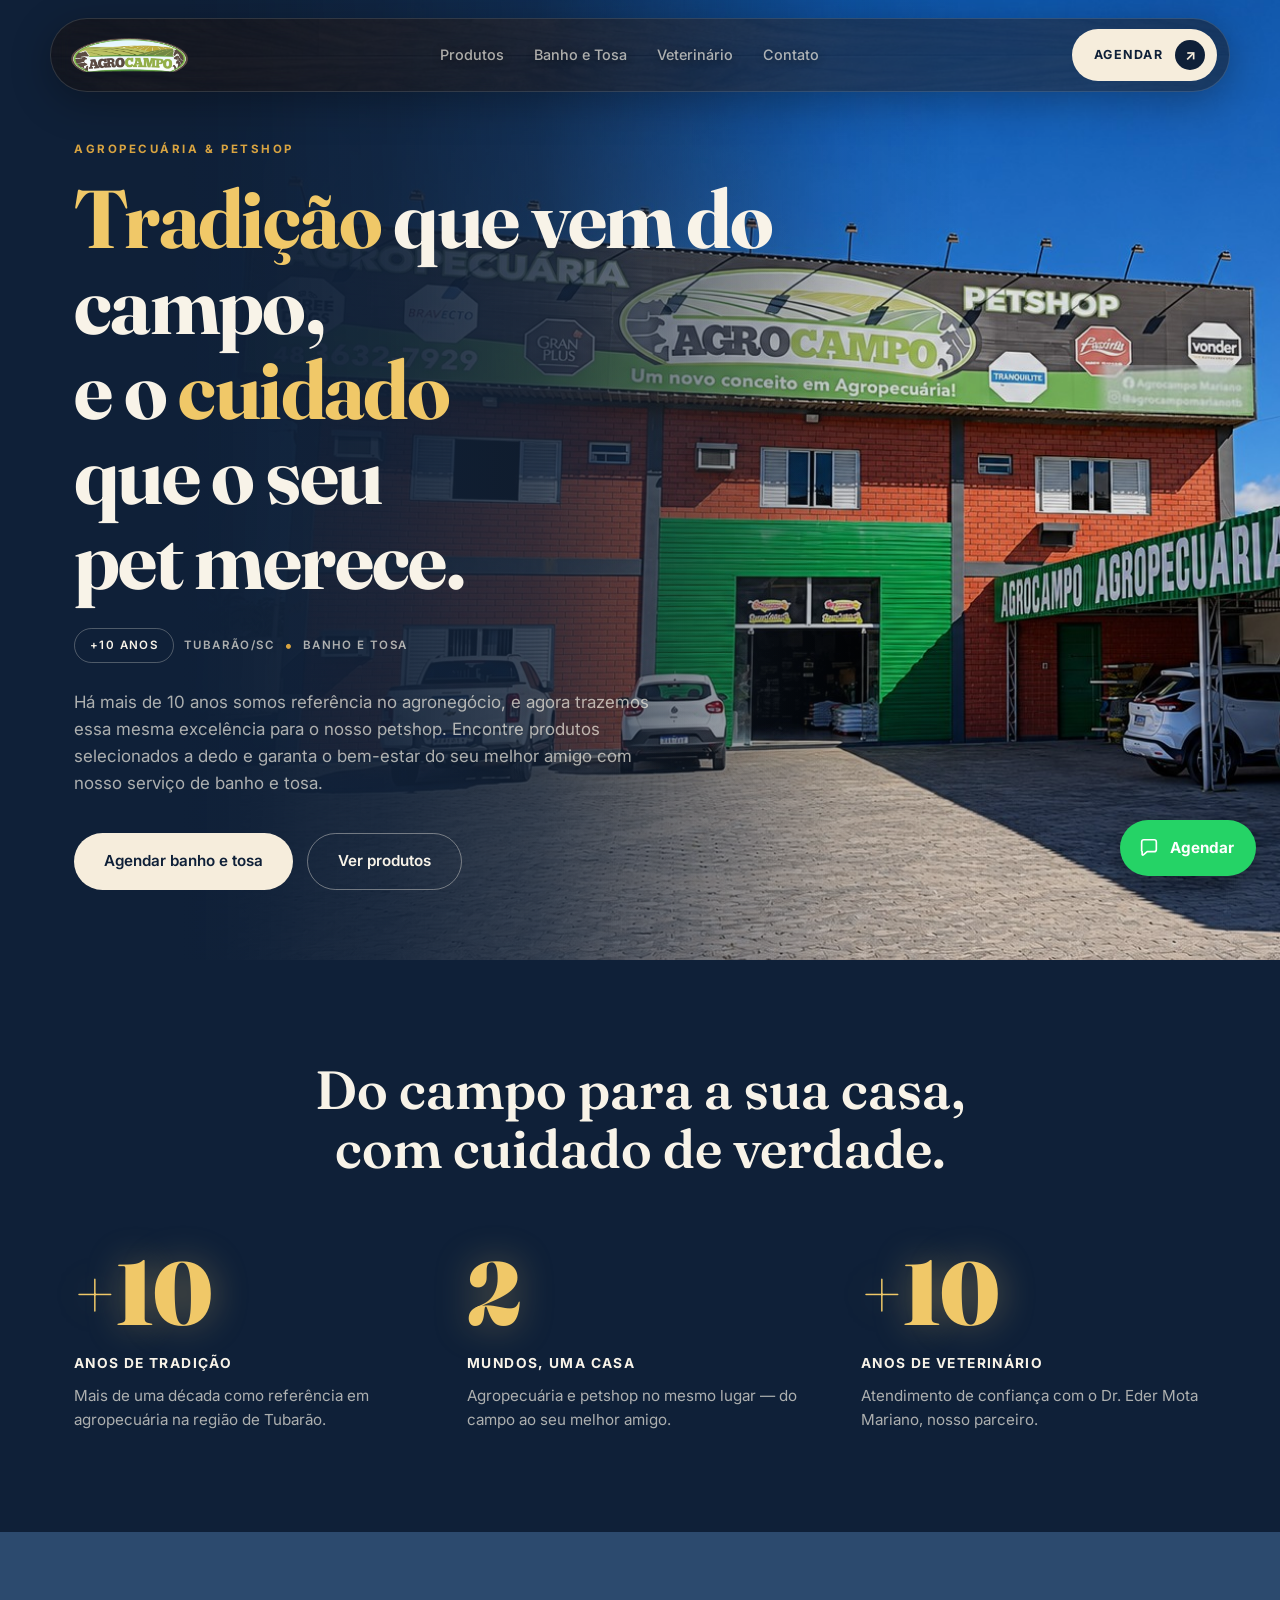
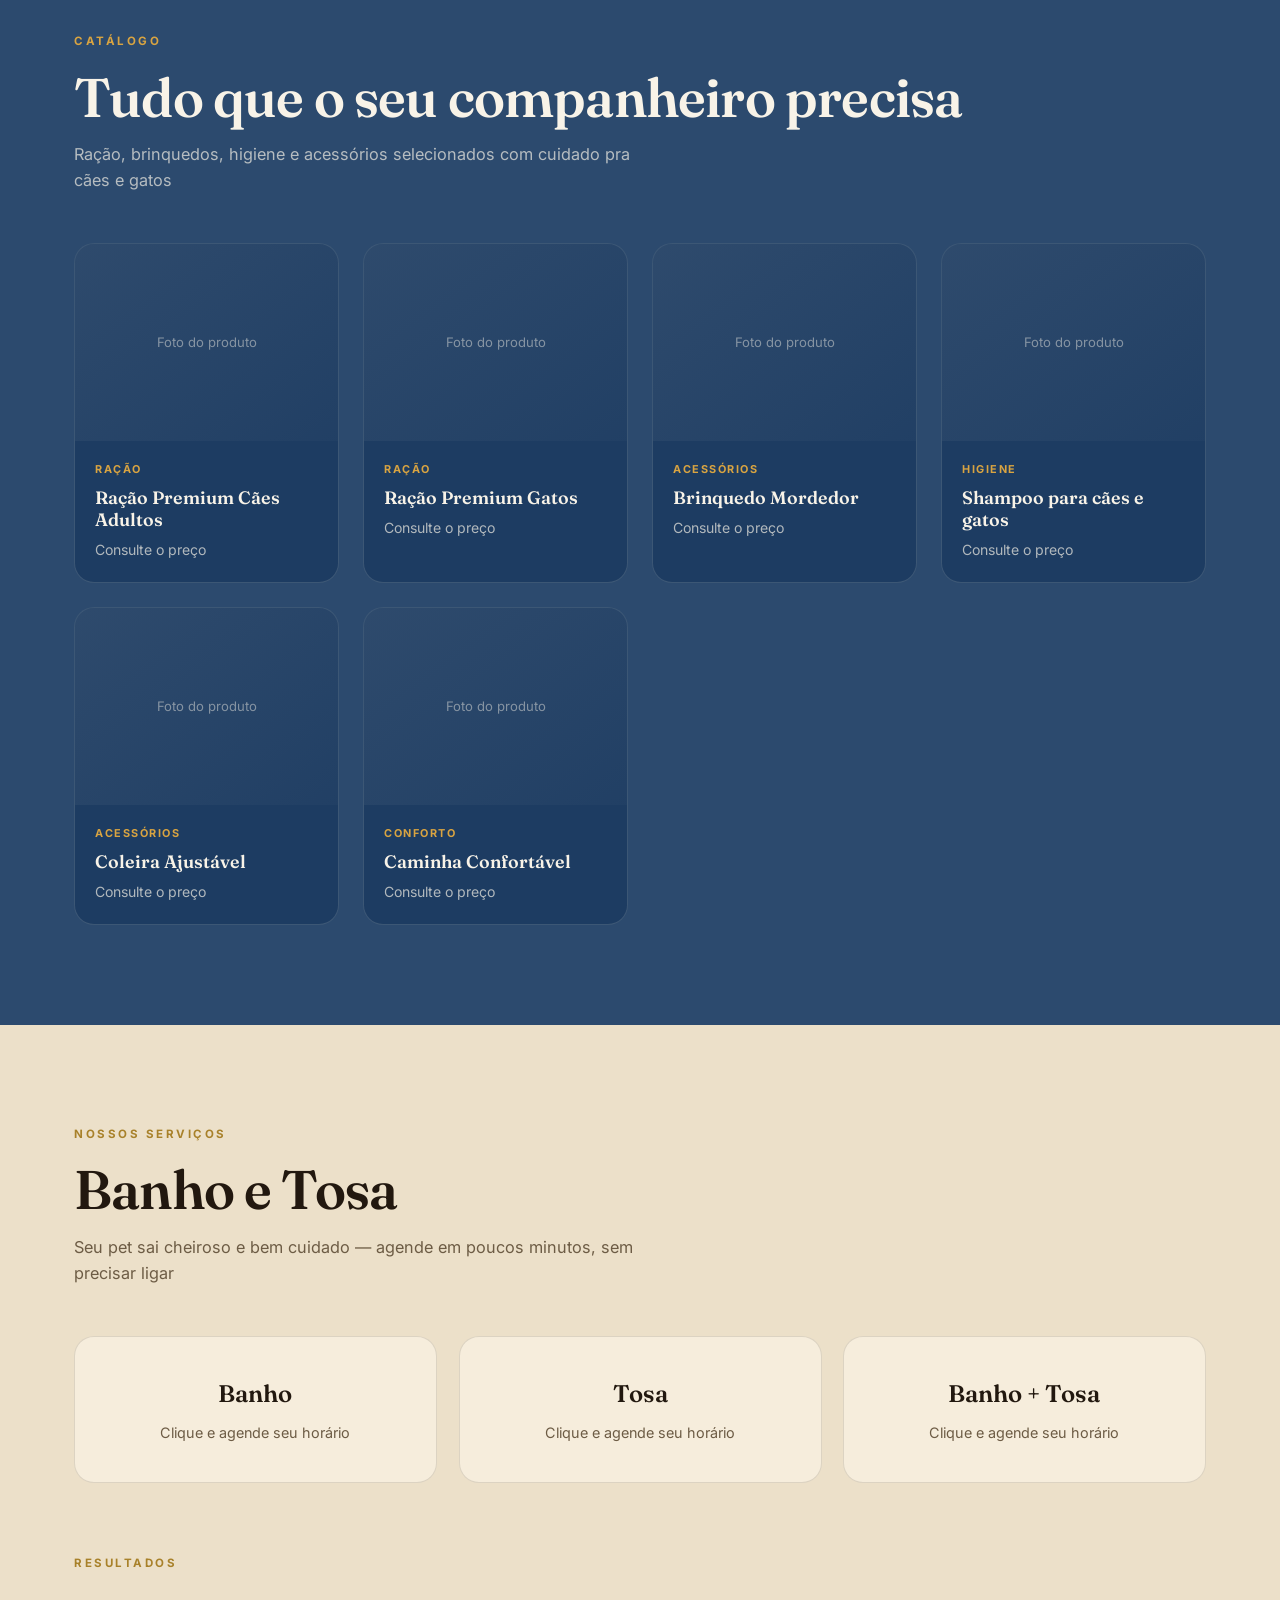
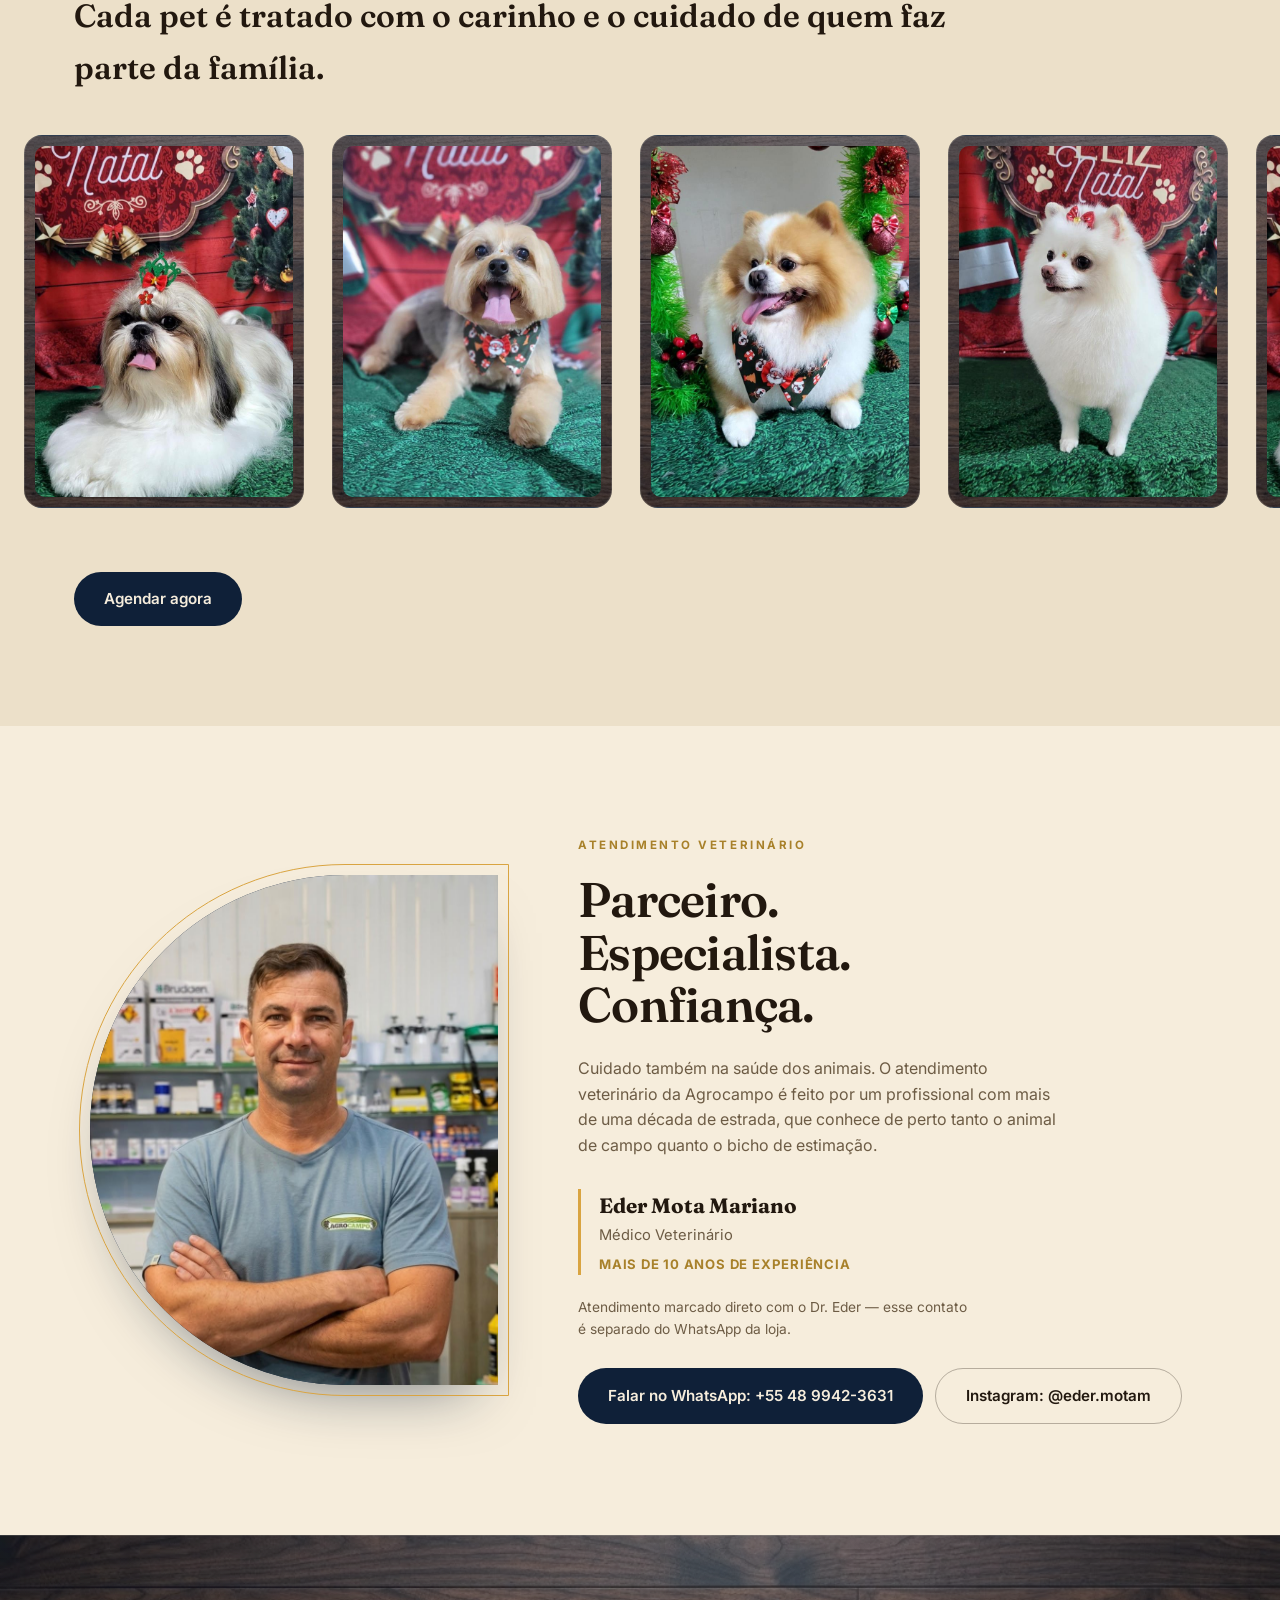
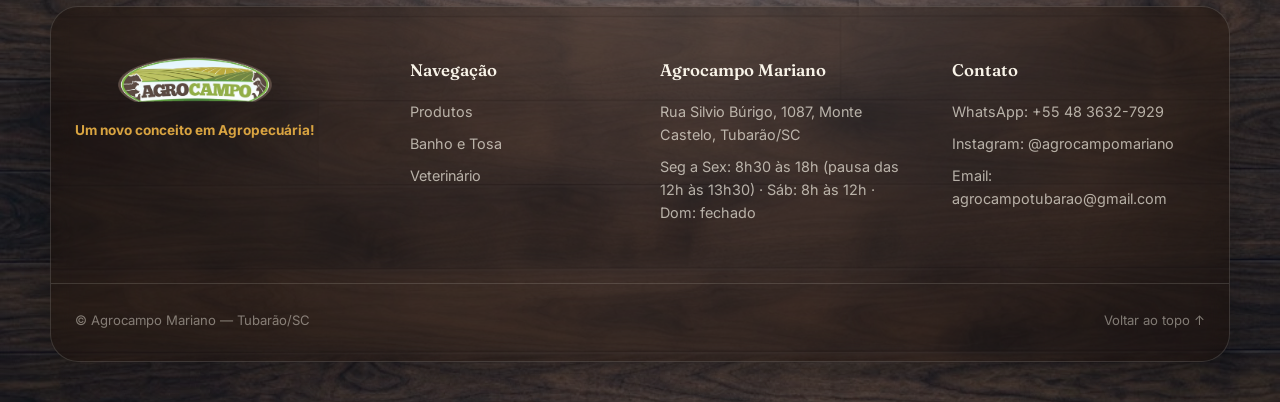
<file: index.html>
<!DOCTYPE html>
<html lang="pt-BR">
<head>
  <meta charset="UTF-8" />
  <meta name="viewport" content="width=device-width, initial-scale=1.0" />
  <title>Agrocampo Mariano — Petshop, Banho e Tosa em Tubarão/SC</title>
  <meta name="description" content="Petshop e agropecuária em Tubarão/SC: banho e tosa com agendamento pelo WhatsApp, rações, medicamentos, acessórios e veterinário. Agrocampo Mariano, mais de 10 anos de tradição." />
  <meta name="robots" content="index, follow, max-image-preview:large" />
  <link rel="canonical" href="https://agrocampomariano.github.io/" />
  <meta name="theme-color" content="#0f2038" />
  <link rel="icon" href="assets/logo.png" />

  <!-- Prévia ao compartilhar (WhatsApp, Instagram, Facebook) -->
  <meta property="og:type" content="website" />
  <meta property="og:locale" content="pt_BR" />
  <meta property="og:site_name" content="Agrocampo Mariano" />
  <meta property="og:title" content="Agrocampo Mariano — Petshop, Banho e Tosa em Tubarão/SC" />
  <meta property="og:description" content="Banho e tosa com agendamento pelo WhatsApp, rações, medicamentos, acessórios e veterinário em Tubarão/SC." />
  <meta property="og:url" content="https://agrocampomariano.github.io/" />
  <meta property="og:image" content="https://agrocampomariano.github.io/assets/fachada.jpg" />
  <meta property="og:image:alt" content="Fachada da Agrocampo Mariano, agropecuária e petshop em Tubarão/SC" />
  <meta name="twitter:card" content="summary_large_image" />

  <!-- Dados estruturados: ajuda o Google a entender a loja nas buscas locais -->
  <script type="application/ld+json">
  {
    "@context": "https://schema.org",
    "@type": ["PetStore", "LocalBusiness"],
    "name": "Agrocampo Mariano",
    "description": "Agropecuária e petshop em Tubarão/SC: banho e tosa, rações, medicamentos, acessórios e atendimento veterinário.",
    "url": "https://agrocampomariano.github.io/",
    "image": "https://agrocampomariano.github.io/assets/fachada.jpg",
    "logo": "https://agrocampomariano.github.io/assets/logo.png",
    "telephone": "+55 48 3632-7929",
    "email": "agrocampotubarao@gmail.com",
    "address": {
      "@type": "PostalAddress",
      "streetAddress": "Rua Silvio Búrigo, 1087, Monte Castelo",
      "addressLocality": "Tubarão",
      "addressRegion": "SC",
      "addressCountry": "BR"
    },
    "openingHoursSpecification": [
      { "@type": "OpeningHoursSpecification", "dayOfWeek": ["Monday", "Tuesday", "Wednesday", "Thursday", "Friday"], "opens": "08:30", "closes": "12:00" },
      { "@type": "OpeningHoursSpecification", "dayOfWeek": ["Monday", "Tuesday", "Wednesday", "Thursday", "Friday"], "opens": "13:30", "closes": "18:00" },
      { "@type": "OpeningHoursSpecification", "dayOfWeek": "Saturday", "opens": "08:00", "closes": "12:00" }
    ],
    "sameAs": ["https://www.instagram.com/agrocampomariano/"],
    "areaServed": "Tubarão, SC",
    "knowsAbout": ["banho e tosa", "petshop", "ração para cães e gatos", "agropecuária", "veterinário"]
  }
  </script>
  <link rel="preconnect" href="https://fonts.googleapis.com" />
  <link rel="preconnect" href="https://fonts.gstatic.com" crossorigin />
  <link href="https://fonts.googleapis.com/css2?family=Fraunces:opsz,wght@9..144,400;9..144,600;9..144,700;9..144,900&family=Inter:wght@400;500;600;700&display=swap" rel="stylesheet" />
  <link rel="stylesheet" href="css/style.css" />
  <link rel="stylesheet" href="css/chatbot.css" />
</head>
<body id="topo">

  <!-- ===== NAV FLUTUANTE ===== -->
  <header class="nav-wrap">
    <div class="nav-pill">
      <a href="#topo" class="nav-brand" aria-label="Voltar ao topo">
        <span class="nav-brand__crop">
          <img class="nav-brand__logo" src="assets/logo.png" alt="Agrocampo Mariano" />
        </span>
        <span id="marca-nome" class="sr-only">Agrocampo Mariano</span>
      </a>

      <nav class="nav-links-wrap">
        <ul class="nav-links">
          <li><a href="#produtos">Produtos</a></li>
          <li><a href="#servicos">Banho e Tosa</a></li>
          <li><a href="#veterinario">Veterinário</a></li>
          <li><a href="#contato">Contato</a></li>
        </ul>
      </nav>

      <a href="#" class="nav-cta" data-whatsapp target="_blank" rel="noopener">
        <span>AGENDAR</span>
        <span class="nav-cta__seta" aria-hidden="true">↗</span>
      </a>
    </div>
  </header>

  <!-- ===== HERO CINEMATOGRÁFICO ===== -->
  <section class="hero-cine">
    <div class="hero-cine__fundo"></div>
    <div class="hero-cine__veu"></div>

    <div class="hero-cine__conteudo">
      <p class="eyebrow">AGROPECUÁRIA &amp; PETSHOP</p>

      <h1 id="hero-titulo" class="hero-cine__titulo">
        <span class="destaque-dourado">Tradição</span> que vem do campo,<br />
        e o <span class="destaque-dourado">cuidado</span><br />
        que o seu<br />
        pet merece.
      </h1>

      <div class="hero-cine__selos">
        <span class="selo selo--destaque">+10 ANOS</span>
        <span class="selo">TUBARÃO/SC</span>
        <span class="selo-ponto" aria-hidden="true">•</span>
        <span class="selo">BANHO E TOSA</span>
      </div>

      <p class="hero-cine__lead">
        Há mais de 10 anos somos referência no agronegócio, e agora trazemos essa mesma
        excelência para o nosso petshop. Encontre produtos selecionados a dedo e garanta o
        bem-estar do seu melhor amigo com nosso serviço de banho e tosa.
      </p>

      <div class="hero-cine__acoes">
        <a href="#" class="btn-solido" data-whatsapp target="_blank" rel="noopener">Agendar banho e tosa</a>
        <a href="#produtos" class="btn-vazado">Ver produtos</a>
      </div>
    </div>
  </section>

  <!-- ===== NÚMEROS / TRADIÇÃO ===== -->
  <section class="numeros">
    <div class="container">
      <h2 class="numeros__titulo">
        Do campo para a sua casa,<br />
        com cuidado de verdade.
      </h2>

      <div class="numeros__grid">
        <article class="num-card">
          <div class="num-card__valor" data-contar="10" data-prefixo="+">+10</div>
          <h3 class="num-card__titulo">ANOS DE TRADIÇÃO</h3>
          <p class="num-card__texto">
            Mais de uma década como referência em agropecuária na região de Tubarão.
          </p>
        </article>

        <article class="num-card">
          <div class="num-card__valor" data-contar="2">2</div>
          <h3 class="num-card__titulo">MUNDOS, UMA CASA</h3>
          <p class="num-card__texto">
            Agropecuária e petshop no mesmo lugar — do campo ao seu melhor amigo.
          </p>
        </article>

        <article class="num-card">
          <div class="num-card__valor" data-contar="10" data-prefixo="+">+10</div>
          <h3 class="num-card__titulo">ANOS DE VETERINÁRIO</h3>
          <p class="num-card__texto">
            Atendimento de confiança com o Dr. Eder Mota Mariano, nosso parceiro.
          </p>
        </article>
      </div>
    </div>
  </section>

  <!-- ===== PRODUTOS ===== -->
  <section class="bloco bloco--escuro" id="produtos">
    <div class="container">
      <p class="eyebrow eyebrow--dourado">CATÁLOGO</p>
      <h2 class="bloco__titulo">Tudo que o seu companheiro precisa</h2>
      <p class="bloco__subtitulo">
        Ração, brinquedos, higiene e acessórios selecionados com cuidado pra cães e gatos
      </p>
      <div class="produtos-grid" id="produtos-grid"></div>
    </div>
  </section>

  <!-- ===== BANHO E TOSA ===== -->
  <section class="bloco bloco--creme" id="servicos">
    <div class="container">
      <p class="eyebrow eyebrow--escuro">NOSSOS SERVIÇOS</p>
      <h2 class="bloco__titulo">Banho e Tosa</h2>
      <p class="bloco__subtitulo">
        Seu pet sai cheiroso e bem cuidado — agende em poucos minutos, sem precisar ligar
      </p>
      <div class="servicos-grid" id="servicos-grid"></div>

      <div class="resultados">
        <p class="eyebrow eyebrow--escuro">RESULTADOS</p>
        <h3 class="resultados__titulo">Cada pet é tratado com o carinho e o cuidado de quem faz parte da família.</h3>
        <div class="resultados__rolo" id="resultados-rolo"></div>
      </div>

      <div class="bloco__acao">
        <a href="#" class="btn-solido btn-solido--escuro" data-whatsapp target="_blank" rel="noopener">Agendar agora</a>
      </div>
    </div>
  </section>

  <!-- ===== VETERINÁRIO (SEÇÃO DIVIDIDA) ===== -->
  <section class="dividida" id="veterinario">
    <div class="dividida__escuro">
      <div class="dividida__foto" id="veterinario-foto">👤</div>
    </div>

    <div class="dividida__creme">
      <p class="eyebrow eyebrow--escuro">ATENDIMENTO VETERINÁRIO</p>

      <h2 class="dividida__titulo">
        Parceiro.<br />
        Especialista.<br />
        Confiança.
      </h2>

      <p class="dividida__texto">
        Cuidado também na saúde dos animais. O atendimento veterinário da Agrocampo é feito
        por um profissional com mais de uma década de estrada, que conhece de perto tanto o
        animal de campo quanto o bicho de estimação.
      </p>

      <div class="dividida__pessoa">
        <span class="dividida__nome" id="veterinario-nome"></span>
        <span class="dividida__cargo" id="veterinario-cargo"></span>
        <span class="dividida__exp" id="veterinario-experiencia"></span>
      </div>

      <p class="dividida__aviso">
        Atendimento marcado direto com o Dr. Eder — esse contato é separado do WhatsApp da loja.
      </p>

      <div class="dividida__contatos">
        <a id="veterinario-whatsapp" class="btn-solido btn-solido--escuro" href="#" target="_blank" rel="noopener">Falar no WhatsApp</a>
        <a id="veterinario-instagram" class="btn-vazado btn-vazado--escuro" href="#" target="_blank" rel="noopener">Ver Instagram</a>
      </div>
    </div>
  </section>

  <!-- ===== RODAPÉ ===== -->
  <footer class="rodape" id="contato">
    <div class="rodape__vidro">
    <div class="container rodape__grid">
      <div class="rodape__marca">
        <img class="rodape__logo" src="assets/logo.png" alt="Agrocampo Mariano" />
        <p class="rodape__tagline">Um novo conceito em Agropecuária!</p>
      </div>

      <div class="rodape__col">
        <h4 class="rodape__col-titulo">Navegação</h4>
        <a href="#produtos">Produtos</a>
        <a href="#servicos">Banho e Tosa</a>
        <a href="#veterinario">Veterinário</a>
      </div>

      <div class="rodape__col">
        <h4 class="rodape__col-titulo" id="footer-nome">Agrocampo Mariano</h4>
        <p id="footer-endereco">Endereço em breve</p>
        <p id="footer-horario">Horário em breve</p>
      </div>

      <div class="rodape__col">
        <h4 class="rodape__col-titulo">Contato</h4>
        <a id="footer-whatsapp" href="#" target="_blank" rel="noopener">WhatsApp</a>
        <a id="footer-instagram" href="#" target="_blank" rel="noopener">Instagram</a>
        <a id="footer-email" href="#">Email</a>
      </div>
    </div>

    <div class="container rodape__base">
      <span>© Agrocampo Mariano — Tubarão/SC</span>
      <a href="#topo" class="rodape__topo">Voltar ao topo ↑</a>
    </div>
    </div>
  </footer>

  <a id="whatsapp-flutuante" class="whatsapp-flutuante" href="#" target="_blank" rel="noopener" aria-label="Falar no WhatsApp">
    💬
  </a>

  <script src="js/dados.js"></script>
  <script src="js/store.js"></script>
  <script src="js/main.js"></script>
  <script src="js/chatbot.js"></script>
</body>
</html>
</file>
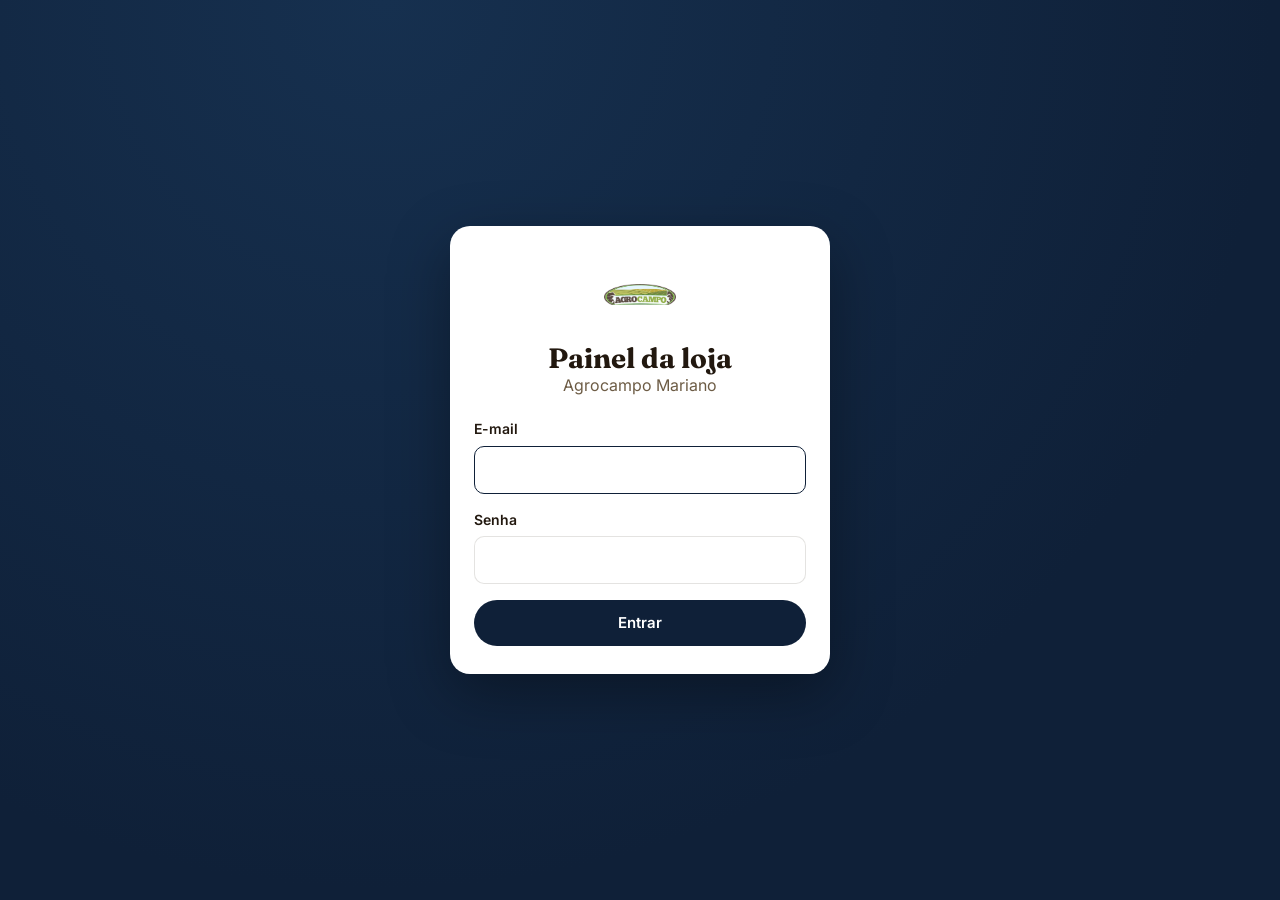
<file: admin/index.html>
<!DOCTYPE html>
<html lang="pt-BR">
<head>
  <meta charset="UTF-8" />
  <meta name="viewport" content="width=device-width, initial-scale=1.0, viewport-fit=cover" />
  <meta name="robots" content="noindex, nofollow" />
  <meta name="theme-color" content="#0f2038" />
  <title>Painel · Agrocampo Mariano</title>
  <link rel="icon" href="../assets/logo.png" />
  <link rel="preconnect" href="https://fonts.googleapis.com" />
  <link rel="preconnect" href="https://fonts.gstatic.com" crossorigin />
  <link href="https://fonts.googleapis.com/css2?family=Fraunces:opsz,wght@9..144,600;9..144,700&family=Inter:wght@400;500;600;700&display=swap" rel="stylesheet" />
  <link rel="stylesheet" href="css/admin.css" />
</head>
<body>

  <!-- ========== LOGIN ========== -->
  <main id="tela-login" class="login" hidden>
    <form id="form-login" class="login__cartao" novalidate>
      <img src="../assets/logo.png" alt="" class="login__logo" />
      <h1>Painel da loja</h1>
      <p class="login__sub">Agrocampo Mariano</p>

      <label class="campo" id="campo-email">
        <span>E-mail</span>
        <input type="email" id="login-email" autocomplete="username" inputmode="email" />
      </label>
      <label class="campo">
        <span>Senha</span>
        <input type="password" id="login-senha" autocomplete="current-password" required />
      </label>
      <p id="login-erro" class="erro" role="alert" hidden></p>
      <button type="submit" class="botao botao--primario botao--largo" id="login-botao">Entrar</button>
    </form>
  </main>

  <!-- ========== PAINEL ========== -->
  <div id="tela-app" class="app" hidden>
    <header class="topo">
      <div class="topo__marca">
        <img src="../assets/logo.png" alt="" />
        <div>
          <strong>Painel</strong>
          <small id="topo-usuario"></small>
        </div>
      </div>
      <div class="topo__acoes">
        <a href="../index.html" target="_blank" rel="noopener" class="botao botao--fantasma botao--pequeno">Ver site ↗</a>
        <button type="button" id="botao-sair" class="botao botao--fantasma botao--pequeno">Sair</button>
      </div>
    </header>

    <nav class="abas" aria-label="Seções do painel">
      <button type="button" class="aba ativa" data-aba="pedidos"><span class="aba__icone">📋</span><span>Pedidos</span><b class="aba__contador" id="contador-novos" hidden></b></button>
      <button type="button" class="aba" data-aba="clientes"><span class="aba__icone">👥</span><span>Clientes</span><b class="aba__contador" id="contador-fila" hidden></b></button>
      <button type="button" class="aba" data-aba="info"><span class="aba__icone">🏪</span><span>Loja</span></button>
      <button type="button" class="aba" data-aba="produtos"><span class="aba__icone">🛍️</span><span>Produtos</span></button>
      <button type="button" class="aba" data-aba="servicos"><span class="aba__icone">✂️</span><span>Serviços</span></button>
      <button type="button" class="aba" data-aba="fotos"><span class="aba__icone">📷</span><span>Fotos</span></button>
    </nav>

    <main class="conteudo">

      <!-- PEDIDOS -->
      <section id="aba-pedidos" class="painel">
        <div class="painel__cabeca">
          <div>
            <h2>Pedidos e agendamentos</h2>
            <p class="painel__sub">Chegam pelo assistente do site. Atualiza sozinho a cada 30 segundos.</p>
          </div>
          <button type="button" id="botao-atualizar" class="botao botao--fantasma botao--pequeno">↻ Atualizar</button>
        </div>
        <div class="filtros" id="filtros-pedidos" role="tablist">
          <button type="button" class="filtro ativo" data-filtro="novo">Novos</button>
          <button type="button" class="filtro" data-filtro="confirmado">Confirmados</button>
          <button type="button" class="filtro" data-filtro="concluido">Concluídos</button>
          <button type="button" class="filtro" data-filtro="cancelado">Cancelados</button>
          <button type="button" class="filtro" data-filtro="todos">Todos</button>
        </div>
        <div id="lista-pedidos" class="lista-pedidos"></div>
      </section>

      <!-- CLIENTES: visitas, fila de mensagens e contatos do chat (js/clientes.js) -->
      <section id="aba-clientes" class="painel" hidden>
        <div class="painel__cabeca">
          <div>
            <h2>Clientes</h2>
            <p class="painel__sub">Acessos ao site, quem parou no meio do agendamento e quem já está na hora do próximo banho.</p>
          </div>
          <button type="button" id="clientes-atualizar" class="botao botao--fantasma botao--pequeno">↻ Atualizar</button>
        </div>

        <h3 class="secao-titulo">Acessos ao site</h3>
        <div class="visitas" id="clientes-visitas"></div>

        <h3 class="secao-titulo">Mandar mensagem hoje</h3>
        <p class="painel__sub secao-sub">O botão abre o WhatsApp com a mensagem pronta. Depois de enviar lá, a pessoa sai da lista.</p>
        <div id="clientes-fila" class="lista-pedidos"></div>

        <h3 class="secao-titulo">Contatos do chat</h3>
        <div class="filtros" id="clientes-filtros">
          <button type="button" class="filtro ativo" data-filtro="incompleto">Não concluíram</button>
          <button type="button" class="filtro" data-filtro="concluido">Concluíram</button>
          <button type="button" class="filtro" data-filtro="todos">Todos</button>
        </div>
        <div id="clientes-lista" class="lista-pedidos"></div>
      </section>

      <!-- INFORMAÇÕES DA LOJA -->
      <section id="aba-info" class="painel" hidden>
        <div class="painel__cabeca">
          <div>
            <h2>Informações da loja</h2>
            <p class="painel__sub">Aparecem no rodapé, nos botões de WhatsApp e no bloco do veterinário.</p>
          </div>
        </div>
        <form id="form-info" class="formulario" novalidate>
          <fieldset class="cartao">
            <legend>Loja</legend>
            <label class="campo">
              <span>WhatsApp da loja</span>
              <input type="tel" name="whatsapp" inputmode="tel" placeholder="(48) 3632-7929" required />
              <small>Pra onde vão os botões “Falar no WhatsApp” do site.</small>
            </label>
            <label class="campo">
              <span>Endereço</span>
              <input type="text" name="endereco" required />
            </label>
            <label class="campo">
              <span>Horário de funcionamento</span>
              <textarea name="horario" rows="3" required></textarea>
            </label>
            <div class="campo-duplo">
              <label class="campo">
                <span>Instagram</span>
                <input type="text" name="instagram" placeholder="@agrocampomariano" />
              </label>
              <label class="campo">
                <span>E-mail</span>
                <input type="email" name="email" inputmode="email" />
              </label>
            </div>
          </fieldset>

          <fieldset class="cartao">
            <legend>Veterinário</legend>
            <div class="foto-campo">
              <div class="foto-campo__previa" id="vet-foto-previa"></div>
              <div class="foto-campo__botoes">
                <label class="botao botao--fantasma botao--pequeno">
                  Trocar foto
                  <input type="file" accept="image/*" id="vet-foto-arquivo" hidden />
                </label>
              </div>
            </div>
            <label class="campo">
              <span>Nome</span>
              <input type="text" name="vet_nome" />
            </label>
            <div class="campo-duplo">
              <label class="campo">
                <span>Cargo</span>
                <input type="text" name="vet_cargo" />
              </label>
              <label class="campo">
                <span>Experiência</span>
                <input type="text" name="vet_experiencia" />
              </label>
            </div>
            <div class="campo-duplo">
              <label class="campo">
                <span>WhatsApp do veterinário</span>
                <input type="tel" name="vet_whatsapp" inputmode="tel" />
              </label>
              <label class="campo">
                <span>Instagram</span>
                <input type="text" name="vet_instagram" />
              </label>
            </div>
          </fieldset>

          <div class="barra-salvar">
            <button type="submit" class="botao botao--primario botao--largo">Salvar informações</button>
          </div>
        </form>
      </section>

      <!-- PRODUTOS -->
      <section id="aba-produtos" class="painel" hidden>
        <div class="painel__cabeca">
          <div>
            <h2>Produtos</h2>
            <p class="painel__sub">O catálogo que aparece no site.</p>
          </div>
          <button type="button" id="botao-novo-produto" class="botao botao--primario botao--pequeno">+ Novo produto</button>
        </div>
        <input type="search" id="busca-produto" class="busca" placeholder="Buscar produto…" aria-label="Buscar produto" />
        <div id="lista-produtos" class="lista-produtos"></div>
      </section>

      <!-- SERVIÇOS -->
      <section id="aba-servicos" class="painel" hidden>
        <div class="painel__cabeca">
          <div>
            <h2>Serviços de banho e tosa</h2>
            <p class="painel__sub">Aparecem nos cards de serviço e na lista do agendamento.</p>
          </div>
        </div>
        <ul id="lista-servicos" class="lista-servicos"></ul>
        <form id="form-servico" class="linha-adicionar">
          <input type="text" id="novo-servico" placeholder="Ex.: Hidratação" aria-label="Nome do novo serviço" required />
          <button type="submit" class="botao botao--primario">Adicionar</button>
        </form>
      </section>

      <!-- FOTOS -->
      <section id="aba-fotos" class="painel" hidden>
        <div class="painel__cabeca">
          <div>
            <h2>Fotos dos pets</h2>
            <p class="painel__sub">O rolo de fotos “depois do banho e tosa”. Use as setas pra mudar a ordem.</p>
          </div>
          <label class="botao botao--primario botao--pequeno">
            + Adicionar fotos
            <input type="file" accept="image/*" multiple id="fotos-arquivo" hidden />
          </label>
        </div>
        <div id="grade-fotos" class="grade-fotos"></div>
      </section>
    </main>
  </div>

  <!-- ========== JANELA DE PRODUTO ========== -->
  <dialog id="janela-produto" class="janela">
    <form id="form-produto" method="dialog" novalidate>
      <header class="janela__cabeca">
        <h3 id="janela-produto-titulo">Novo produto</h3>
        <button type="button" class="janela__fechar" data-fechar aria-label="Fechar">×</button>
      </header>
      <div class="janela__corpo">
        <div class="foto-campo">
          <div class="foto-campo__previa" id="produto-foto-previa"></div>
          <div class="foto-campo__botoes">
            <label class="botao botao--fantasma botao--pequeno">
              Escolher foto
              <input type="file" accept="image/*" id="produto-foto-arquivo" hidden />
            </label>
            <button type="button" class="botao botao--texto botao--pequeno" id="produto-foto-remover">Remover foto</button>
          </div>
        </div>
        <label class="campo">
          <span>Nome do produto *</span>
          <input type="text" name="nome" required />
        </label>
        <label class="campo">
          <span>Categoria *</span>
          <input type="text" name="categoria" list="categorias" required placeholder="Ex.: Ração" />
          <datalist id="categorias"></datalist>
        </label>
        <label class="campo">
          <span>Preço (R$)</span>
          <input type="text" name="preco" inputmode="decimal" placeholder="Ex.: 89,90" />
          <small>Deixe vazio se não quiser mostrar o preço no site.</small>
        </label>
        <p class="erro" id="produto-erro" role="alert" hidden></p>
      </div>
      <footer class="janela__rodape">
        <button type="button" class="botao botao--fantasma" data-fechar>Cancelar</button>
        <button type="submit" class="botao botao--primario" id="produto-salvar">Salvar produto</button>
      </footer>
    </form>
  </dialog>

  <div id="aviso-toast" class="toast" role="status" aria-live="polite"></div>
  <div id="carregando" class="carregando"><span></span></div>

  <script src="../js/dados.js"></script>
  <script src="../js/config.js"></script>
  <script src="../js/store.js"></script>
  <script src="js/admin.js"></script>
  <script src="js/clientes.js"></script>
</body>
</html>
</file>
<file: css/style.css>
/* =========================================================
   AGROCAMPO MARIANO — sistema visual
   Paleta: azul-marinho profundo + creme + dourado da logo.
   Fontes: Fraunces (títulos) + Inter (texto).
   ========================================================= */

:root {
  --marinho: #0f2038;
  --marinho-2: #16304f;
  --marinho-3: #1d3c62;
  --creme: #f6eddc;
  --creme-2: #ece0c9;
  --dourado: #d9a441;
  --dourado-claro: #f0c868;
  --verde: #6b8e3e; /* verde da logo, usado como apoio */
  --tinta: #22180f; /* texto sobre creme */
  --papel: #f8f3e8; /* texto sobre marinho */
  --suave-escuro: rgba(248, 243, 232, 0.68);
  --suave-claro: #6d5c45;
  --borda-escura: rgba(248, 243, 232, 0.14);
  --borda-clara: rgba(34, 24, 15, 0.12);

  --fonte-titulo: "Fraunces", Georgia, serif;
  --fonte-corpo: "Inter", "Segoe UI", system-ui, sans-serif;
}

* {
  box-sizing: border-box;
  margin: 0;
  padding: 0;
}

html {
  scroll-behavior: smooth;
}

body {
  font-family: var(--fonte-corpo);
  background: var(--marinho);
  color: var(--papel);
  line-height: 1.6;
  overflow-x: hidden;
}

img {
  max-width: 100%;
  display: block;
}

a {
  color: inherit;
}

.container {
  max-width: 1180px;
  margin: 0 auto;
  padding: 0 24px;
}

.sr-only {
  position: absolute;
  width: 1px;
  height: 1px;
  padding: 0;
  margin: -1px;
  overflow: hidden;
  clip: rect(0, 0, 0, 0);
  white-space: nowrap;
  border: 0;
}

/* ===== Elementos de texto recorrentes ===== */

.eyebrow {
  font-size: 0.72rem;
  font-weight: 700;
  letter-spacing: 0.22em;
  text-transform: uppercase;
  color: var(--dourado);
  margin-bottom: 18px;
}

.eyebrow--dourado {
  color: var(--dourado);
}

.eyebrow--escuro {
  color: #a8812a;
}

/* ===== Botões ===== */

.btn-solido,
.btn-vazado {
  display: inline-flex;
  align-items: center;
  justify-content: center;
  gap: 10px;
  padding: 15px 30px;
  border: none;
  border-radius: 999px;
  font-family: var(--fonte-corpo);
  font-size: 0.95rem;
  font-weight: 600;
  text-decoration: none;
  cursor: pointer;
  transition: transform 0.15s ease, background 0.15s ease, color 0.15s ease;
}

.btn-solido {
  background: var(--creme);
  color: var(--marinho);
}

.btn-solido:hover {
  background: #fff;
  transform: translateY(-2px);
}

.btn-solido--escuro {
  background: var(--marinho);
  color: var(--creme);
}

.btn-solido--escuro:hover {
  background: var(--marinho-2);
}

.btn-solido--bloco {
  width: 100%;
  background: var(--dourado);
  color: var(--marinho);
  font-size: 1rem;
  padding: 17px 30px;
}

.btn-solido--bloco:hover {
  background: var(--dourado-claro);
}

.btn-vazado {
  background: transparent;
  color: var(--papel);
  border: 1.5px solid rgba(248, 243, 232, 0.4);
}

.btn-vazado:hover {
  border-color: var(--papel);
  transform: translateY(-2px);
}

.btn-vazado--escuro {
  color: var(--tinta);
  border-color: rgba(34, 24, 15, 0.3);
}

.btn-vazado--escuro:hover {
  border-color: var(--tinta);
  background: rgba(34, 24, 15, 0.05);
}

/* =========================================================
   NAV FLUTUANTE
   ========================================================= */

.nav-wrap {
  position: fixed;
  top: 18px;
  left: 0;
  right: 0;
  z-index: 50;
  padding: 0 24px;
  display: flex;
  justify-content: center;
}

.nav-pill {
  width: 100%;
  max-width: 1180px;
  display: flex;
  align-items: center;
  justify-content: space-between;
  gap: 20px;
  padding: 10px 12px 10px 20px;
  border-radius: 999px;
  /* vidro fosco: fundo 60% transparente + desfoque de 10px */
  position: relative;
  isolation: isolate;
  background: rgba(20, 12, 6, 0.4);
  border: 1px solid rgba(248, 243, 232, 0.14);
  backdrop-filter: blur(10px);
  -webkit-backdrop-filter: blur(10px);
  box-shadow: 0 10px 40px rgba(0, 0, 0, 0.3);
}

/* textura de madeira bem sutil (10%) por baixo do vidro */
.nav-pill::before {
  content: "";
  position: absolute;
  inset: 0;
  z-index: -1;
  border-radius: inherit;
  background: url("../assets/madeira.jpg") center / cover no-repeat;
  opacity: 0.1;
  pointer-events: none;
}

.nav-links a {
  text-shadow: 0 1px 8px rgba(0, 0, 0, 0.45);
}

.nav-brand {
  display: flex;
  align-items: center;
  text-decoration: none;
  flex-shrink: 0;
}

/* A logo.png já vem recortada rente ao desenho (sem margem transparente). */
.nav-brand__crop {
  display: flex;
  align-items: center;
  height: 44px;
}

.nav-brand__logo {
  height: 34px;
  width: auto;
  display: block;
}

.nav-links-wrap {
  flex: 1;
  display: flex;
  justify-content: center;
}

.nav-links {
  display: flex;
  align-items: center;
  gap: 30px;
  list-style: none;
}

.nav-links a {
  font-size: 0.9rem;
  font-weight: 500;
  color: var(--suave-escuro);
  text-decoration: none;
  padding-bottom: 3px;
  border-bottom: 1.5px solid transparent;
  transition: color 0.15s ease, border-color 0.15s ease;
}

.nav-links a:hover {
  color: var(--papel);
  border-bottom-color: var(--dourado);
}

.nav-cta {
  display: inline-flex;
  align-items: center;
  gap: 12px;
  background: var(--creme); /* igual ao botão "Agendar banho e tosa" do topo */
  color: var(--marinho);
  padding: 11px 12px 11px 22px;
  border-radius: 999px;
  font-size: 0.78rem;
  font-weight: 700;
  letter-spacing: 0.1em;
  text-decoration: none;
  flex-shrink: 0;
  transition: background 0.15s ease;
}

.nav-cta:hover {
  background: #fff;
}

.nav-cta__seta {
  display: flex;
  align-items: center;
  justify-content: center;
  width: 30px;
  height: 30px;
  border-radius: 50%;
  background: var(--marinho);
  color: var(--creme);
  font-size: 0.9rem;
  letter-spacing: 0;
}

/* =========================================================
   HERO
   ========================================================= */

.hero-cine {
  position: relative;
  min-height: 74vh;
  display: flex;
  align-items: center;
  padding: 140px 24px 70px;
  overflow: hidden;
  background: var(--marinho); /* preenche os 20% da esquerda, onde a foto não entra */
}

/* Foto da fachada fica atrás do texto, mas deslocada pra direita: começa em
   ~12% da largura (a borda some suave no azul) e o véu escurece só o
   necessário pra leitura do texto. */
.hero-cine__fundo {
  position: absolute;
  top: 0;
  bottom: 0;
  right: 0;
  left: 12%;
  background-image: url("../assets/fachada-hd.jpg");
  background-size: cover;
  background-position: 0% 55%;
  filter: brightness(0.9); /* foto 10% mais apagada */
  -webkit-mask-image: linear-gradient(90deg, transparent 0%, #000 14%);
  mask-image: linear-gradient(90deg, transparent 0%, #000 14%);
}

.hero-cine__veu {
  position: absolute;
  inset: 0;
  background: linear-gradient(
      90deg,
      rgba(15, 32, 56, 1) 0%,
      rgba(15, 32, 56, 1) 14%,
      rgba(15, 32, 56, 0.92) 30%,
      rgba(15, 32, 56, 0.78) 42%,
      rgba(15, 32, 56, 0.42) 55%,
      rgba(15, 32, 56, 0.1) 66%,
      rgba(15, 32, 56, 0) 75%
    ),
    radial-gradient(
      circle at 15% 50%,
      rgba(217, 164, 65, 0.16) 0%,
      transparent 55%
    );
}

/* No celular o texto ocupa a largura toda: a foto volta pro fundo inteiro,
   escurecida pelo véu. */
@media (max-width: 760px) {
  .hero-cine__fundo {
    left: 0;
    background-position: 35% 50%;
    -webkit-mask-image: none;
    mask-image: none;
  }

  .hero-cine__veu {
    background: linear-gradient(
      180deg,
      rgba(15, 32, 56, 0.82) 0%,
      rgba(15, 32, 56, 0.9) 60%,
      rgba(15, 32, 56, 0.97) 100%
    );
  }
}

.hero-cine__conteudo {
  position: relative;
  z-index: 1;
  width: 100%;
  max-width: 1180px;
  margin: 0;
  padding-left: clamp(0px, calc((100vw - 1180px) / 2), 200px);
}

.hero-cine__titulo {
  font-family: var(--fonte-titulo);
  font-size: clamp(2.6rem, 6.4vw, 5.4rem);
  font-weight: 700;
  line-height: 1.04;
  letter-spacing: -0.02em;
  color: var(--papel);
  max-width: 17ch;
  margin-bottom: 26px;
}

.destaque-dourado {
  color: var(--dourado-claro);
}

.hero-cine__selos {
  display: flex;
  align-items: center;
  flex-wrap: wrap;
  gap: 10px;
  margin-bottom: 26px;
}

.selo {
  font-size: 0.72rem;
  font-weight: 600;
  letter-spacing: 0.12em;
  color: var(--suave-escuro);
}

.selo--destaque {
  padding: 7px 15px;
  border: 1px solid rgba(248, 243, 232, 0.28);
  border-radius: 999px;
  color: var(--papel);
}

.selo-ponto {
  color: var(--dourado);
}

.hero-cine__lead {
  font-size: 1.06rem;
  color: var(--suave-escuro);
  max-width: 54ch;
  margin-bottom: 36px;
}

.hero-cine__acoes {
  display: flex;
  flex-wrap: wrap;
  gap: 14px;
}

/* =========================================================
   NÚMEROS
   ========================================================= */

/* Escada de cores: cada seção um degrau mais clara que a anterior
   Números (azul escuro) → Produtos (azul mais claro) → Banho e Tosa (bege)
   → Veterinário (creme, o tom mais claro). */
.numeros {
  background: var(--marinho);
  padding: 100px 0;
}

.numeros__titulo {
  font-family: var(--fonte-titulo);
  font-size: clamp(2rem, 4.2vw, 3.4rem);
  font-weight: 600;
  line-height: 1.1;
  text-align: center;
  color: var(--papel);
  margin-bottom: 70px;
}

.numeros__grid {
  display: grid;
  grid-template-columns: repeat(auto-fit, minmax(260px, 1fr));
  gap: 48px;
}

.num-card__valor {
  font-family: var(--fonte-titulo);
  font-size: clamp(3.6rem, 7vw, 5.6rem);
  font-weight: 900;
  line-height: 1;
  color: var(--dourado-claro);
  text-shadow: 0 0 36px rgba(240, 200, 104, 0.35);
  margin-bottom: 14px;
  font-variant-numeric: tabular-nums; /* número não "pula" de largura na contagem */
}

.num-card__titulo {
  font-size: 0.86rem;
  font-weight: 700;
  letter-spacing: 0.1em;
  color: var(--papel);
  margin-bottom: 10px;
}

.num-card__texto {
  font-size: 0.95rem;
  color: var(--suave-escuro);
  max-width: 34ch;
}

/* =========================================================
   BLOCOS DE SEÇÃO
   ========================================================= */

.bloco {
  padding: 100px 0;
}

.bloco--escuro {
  background: var(--marinho-2);
}

/* Produtos: azul um degrau mais claro que os Números */
#produtos {
  background: #2c4a6e;
}

/* Banho e Tosa: bege, um degrau antes do creme do Veterinário */
.bloco--creme {
  background: var(--creme-2);
  color: var(--tinta);
}

.bloco__titulo {
  font-family: var(--fonte-titulo);
  font-size: clamp(2rem, 4.4vw, 3.4rem);
  font-weight: 600;
  line-height: 1.08;
  letter-spacing: -0.015em;
  margin-bottom: 14px;
}

.bloco--escuro .bloco__titulo {
  color: var(--papel);
}

.bloco--creme .bloco__titulo {
  color: var(--tinta);
}

.bloco__subtitulo {
  font-size: 1.02rem;
  max-width: 56ch;
  margin-bottom: 50px;
}

.bloco--escuro .bloco__subtitulo {
  color: var(--suave-escuro);
}

.bloco--creme .bloco__subtitulo {
  color: var(--suave-claro);
}

.bloco__acao {
  margin-top: 44px;
}

/* ===== Cards de produto (gerados pelo main.js) ===== */

.produtos-grid {
  display: grid;
  grid-template-columns: repeat(auto-fit, minmax(235px, 1fr));
  gap: 24px;
}

.produto-card {
  position: relative;
  border-radius: 20px;
  overflow: hidden;
  background: var(--marinho-3);
  border: 1px solid var(--borda-escura);
  transition: transform 0.2s ease, border-color 0.2s ease;
}

.produto-card:hover {
  transform: translateY(-5px);
  border-color: rgba(217, 164, 65, 0.5);
}

.produto-card__imagem {
  width: 100%;
  aspect-ratio: 4 / 3;
  display: flex;
  align-items: center;
  justify-content: center;
  background: linear-gradient(145deg, rgba(248, 243, 232, 0.08), rgba(248, 243, 232, 0.02));
  color: rgba(248, 243, 232, 0.45);
  font-size: 0.82rem;
}

.produto-card__corpo {
  padding: 20px;
}

.produto-card__categoria {
  font-size: 0.68rem;
  font-weight: 700;
  letter-spacing: 0.14em;
  text-transform: uppercase;
  color: var(--dourado);
  margin-bottom: 8px;
}

.produto-card__nome {
  font-family: var(--fonte-titulo);
  font-size: 1.12rem;
  font-weight: 600;
  color: var(--papel);
  line-height: 1.25;
  margin-bottom: 8px;
}

.produto-card__preco {
  font-size: 0.88rem;
  color: var(--suave-escuro);
}

/* ===== Cards de serviço (gerados pelo main.js) ===== */

.servicos-grid {
  display: grid;
  grid-template-columns: repeat(auto-fit, minmax(230px, 1fr));
  gap: 22px;
}

.servico-card {
  display: block;
  color: inherit;
  text-decoration: none;
  cursor: pointer;
  background: var(--creme); /* mais claro que o fundo bege da seção, pra destacar */
  border: 1px solid var(--borda-clara);
  border-radius: 20px;
  padding: 38px 28px;
  text-align: center;
  transition: transform 0.2s ease, box-shadow 0.2s ease;
}

.servico-card:hover {
  transform: translateY(-5px);
  box-shadow: 0 16px 40px rgba(34, 24, 15, 0.1);
}

.servico-card h3 {
  font-family: var(--fonte-titulo);
  font-size: 1.5rem;
  font-weight: 600;
  color: var(--tinta);
  margin-bottom: 8px;
}

.servico-card p {
  font-size: 0.9rem;
  color: var(--suave-claro);
}

/* ===== Rolo de resultados (banho e tosa) ===== */

.resultados {
  margin-top: 70px;
}

.resultados__titulo {
  font-family: var(--fonte-titulo);
  font-size: clamp(1.4rem, 2.6vw, 2rem);
  font-weight: 600;
  color: var(--tinta);
  max-width: 42ch;
  margin-bottom: 32px;
}

.resultados__rolo {
  display: flex;
  gap: 28px;
  overflow-x: auto;
  padding: 10px 24px 20px;
  scrollbar-width: none; /* Firefox */
  -ms-overflow-style: none; /* Edge legado */

  /* full-bleed: escapa do .container (max-width) e vai de ponta a ponta da tela */
  width: 100vw;
  position: relative;
  left: 50%;
  right: 50%;
  margin-left: -50vw;
  margin-right: -50vw;
}

.resultados__rolo::-webkit-scrollbar {
  display: none; /* Chrome, Edge, Safari */
}

.resultado-card {
  flex: 0 0 280px;
}

.resultado-card__foto {
  width: 100%;
  aspect-ratio: 3 / 4;
  border-radius: 18px;
  overflow: hidden;
  /* moldura amadeirada com o mesmo véu azul 40% do rodapé (madeira a 60%) */
  background:
    linear-gradient(rgba(15, 32, 56, 0.4), rgba(15, 32, 56, 0.4)),
    url("../assets/madeira.jpg") center / cover no-repeat,
    var(--marinho);
  border: 1px solid var(--borda-escura);
  display: flex;
  align-items: center;
  justify-content: center;
  text-align: center;
  padding: 10px;
  font-size: 0.8rem;
  color: rgba(248, 243, 232, 0.45);
}

.resultado-card__foto img {
  width: 100%;
  height: 100%;
  object-fit: cover;
  border-radius: 10px;
}

/* =========================================================
   SEÇÃO DIVIDIDA — VETERINÁRIO
   ========================================================= */

.dividida {
  display: grid;
  grid-template-columns: 408px 1fr;
  gap: 80px;
  align-items: center;
  background: var(--creme);
  padding: 110px max(24px, calc((100vw - 1100px) / 2));
}

/* Retrato emoldurado: tamanho controlado, não domina a seção */
.dividida__escuro {
  position: relative;
  background: var(--marinho);
  display: flex;
  align-items: stretch;
  overflow: hidden;
  aspect-ratio: 4 / 5;
  border-radius: 999px 0 0 999px; /* lado esquerdo em meio círculo, direito reto */
  outline: 1px solid var(--dourado);
  outline-offset: 10px;
  box-shadow: 0 30px 60px -28px rgba(15, 32, 56, 0.55);
}

.dividida__foto {
  flex: 1;
  display: flex;
  align-items: center;
  justify-content: center;
  font-size: 4rem;
  color: rgba(248, 243, 232, 0.3);
  overflow: hidden;
}

.dividida__foto img {
  width: 100%;
  height: 100%;
  object-fit: cover;
}

.dividida__creme {
  background: var(--creme);
  color: var(--tinta);
  padding: 0;
  display: flex;
  flex-direction: column;
  justify-content: center;
}

.dividida__titulo {
  font-family: var(--fonte-titulo);
  font-size: clamp(2.2rem, 3.8vw, 3.5rem);
  font-weight: 600;
  line-height: 1.08;
  letter-spacing: -0.015em;
  color: var(--tinta);
  margin-bottom: 26px;
}

.dividida__texto {
  font-size: 1rem;
  color: var(--suave-claro);
  max-width: 48ch;
  margin-bottom: 30px;
}

.dividida__pessoa {
  display: flex;
  flex-direction: column;
  gap: 2px;
  padding-left: 18px;
  border-left: 3px solid var(--dourado);
  margin-bottom: 22px;
}

.dividida__nome {
  font-family: var(--fonte-titulo);
  font-size: 1.3rem;
  font-weight: 700;
  color: var(--tinta);
}

.dividida__cargo {
  font-size: 0.92rem;
  color: var(--suave-claro);
}

.dividida__exp {
  font-size: 0.82rem;
  font-weight: 700;
  letter-spacing: 0.06em;
  color: #a8812a;
  text-transform: uppercase;
  margin-top: 4px;
}

.dividida__aviso {
  font-size: 0.86rem;
  color: var(--suave-claro);
  max-width: 44ch;
  margin-bottom: 28px;
}

.dividida__contatos {
  display: flex;
  flex-wrap: wrap;
  gap: 12px;
}

/* =========================================================
   RODAPÉ
   ========================================================= */

.rodape {
  /* madeira a 60% sobre o azul-marinho (véu azul de 40% por cima da foto);
     o conteúdo fica num painel de vidro por cima */
  background:
    linear-gradient(rgba(15, 32, 56, 0.4), rgba(15, 32, 56, 0.4)),
    url("../assets/madeira.jpg") center / cover no-repeat,
    var(--marinho);
  border-top: 1px solid var(--borda-escura);
  padding: 70px 24px 40px;
}

/* mesmo efeito da barra do topo: fundo 40% + desfoque 10px + madeira 10% */
.rodape__vidro {
  position: relative;
  isolation: isolate;
  max-width: 1180px;
  margin: 0 auto;
  padding: 50px 0 30px;
  border-radius: 28px;
  background: rgba(20, 12, 6, 0.4);
  border: 1px solid rgba(248, 243, 232, 0.14);
  backdrop-filter: blur(10px);
  -webkit-backdrop-filter: blur(10px);
  box-shadow: 0 10px 40px rgba(0, 0, 0, 0.3);
}

.rodape__vidro::before {
  content: "";
  position: absolute;
  inset: 0;
  z-index: -1;
  border-radius: inherit;
  background: url("../assets/madeira.jpg") center / cover no-repeat;
  opacity: 0.1;
  pointer-events: none;
}

.rodape__grid {
  display: grid;
  grid-template-columns: 1.4fr 1fr 1.2fr 1.2fr;
  gap: 40px;
  padding-bottom: 50px;
}

.rodape__marca {
  display: flex;
  flex-direction: column;
  align-items: center;
  width: fit-content;
}

.rodape__logo {
  height: 45px;
  width: auto;
  display: block;
}

.rodape__tagline {
  font-family: var(--fonte-corpo);
  font-weight: 700;
  font-size: 0.85rem;
  color: var(--dourado);
  margin-top: 18px;
}

.rodape__col-titulo {
  font-family: var(--fonte-titulo);
  font-size: 1.05rem;
  font-weight: 600;
  color: var(--papel);
  margin-bottom: 16px;
}

.rodape__col a,
.rodape__col p {
  display: block;
  font-size: 0.9rem;
  color: var(--suave-escuro);
  text-decoration: none;
  margin-bottom: 9px;
  transition: color 0.15s ease;
}

.rodape__col a:hover {
  color: var(--dourado);
}

.rodape__base {
  display: flex;
  align-items: center;
  justify-content: space-between;
  flex-wrap: wrap;
  gap: 12px;
  padding-top: 26px;
  border-top: 1px solid var(--borda-escura);
  font-size: 0.82rem;
  color: rgba(248, 243, 232, 0.45);
}

.rodape__topo {
  text-decoration: none;
  transition: color 0.15s ease;
}

.rodape__topo:hover {
  color: var(--dourado);
}

/* ===== Botão flutuante do WhatsApp ===== */

.whatsapp-flutuante {
  position: fixed;
  bottom: 24px;
  right: 24px;
  width: 58px;
  height: 58px;
  border-radius: 50%;
  background: #25d366;
  color: #fff;
  display: flex;
  align-items: center;
  justify-content: center;
  font-size: 1.6rem;
  text-decoration: none;
  box-shadow: 0 8px 26px rgba(0, 0, 0, 0.35);
  z-index: 40;
  transition: transform 0.15s ease;
}

.whatsapp-flutuante:hover {
  transform: scale(1.07);
}

/* =========================================================
   RESPONSIVO
   ========================================================= */

@media (max-width: 1000px) {
  .dividida {
    grid-template-columns: 1fr;
    gap: 56px;
    padding: 80px 32px;
  }

  .dividida__escuro {
    width: min(336px, 100%);
    margin-left: 10px; /* espaço pra moldura dourada não encostar na borda */
  }

  .rodape__grid {
    grid-template-columns: 1fr 1fr;
  }
}

@media (max-width: 760px) {
  .nav-links-wrap {
    display: none;
  }

  .nav-pill {
    justify-content: space-between;
  }

  .hero-cine {
    min-height: auto;
    padding: 130px 20px 70px;
  }

  .bloco,
  .numeros {
    padding: 70px 0;
  }

  .numeros__titulo {
    margin-bottom: 48px;
  }

  .numeros__grid {
    gap: 40px;
  }

  .dividida {
    padding: 70px 20px;
  }

  .rodape__grid {
    grid-template-columns: 1fr;
    gap: 34px;
  }

  .rodape__base {
    justify-content: flex-start;
  }
}

@media (max-width: 420px) {
  .nav-cta span:first-child {
    display: none;
  }

  .nav-cta {
    padding: 8px;
  }
}

/* ===== ANIMAÇÕES DE ENTRADA ===== */

/* Hero: entra em sequência ao carregar a página */
@keyframes surgir {
  from { opacity: 0; transform: translateY(24px); }
  to   { opacity: 1; transform: none; }
}

@keyframes fundo-respira {
  from { opacity: 0; transform: scale(1.06); }
  to   { opacity: 1; transform: scale(1); }
}

.hero-cine__fundo {
  animation: fundo-respira 1.6s cubic-bezier(0.22, 1, 0.36, 1) both;
}

.hero-cine__conteudo > * {
  animation: surgir 0.9s cubic-bezier(0.22, 1, 0.36, 1) both;
}
.hero-cine__conteudo > *:nth-child(1) { animation-delay: 0.15s; }
.hero-cine__conteudo > *:nth-child(2) { animation-delay: 0.3s; }
.hero-cine__conteudo > *:nth-child(3) { animation-delay: 0.45s; }
.hero-cine__conteudo > *:nth-child(4) { animation-delay: 0.6s; }
.hero-cine__conteudo > *:nth-child(5) { animation-delay: 0.75s; }

/* Rolagem: elementos marcados pelo JS surgem ao entrar na tela.
   Sem JS nada fica escondido, porque a classe só é aplicada pelo script. */
.revelar {
  opacity: 0;
  transform: translateY(28px);
  transition: opacity 0.8s cubic-bezier(0.22, 1, 0.36, 1),
              transform 0.8s cubic-bezier(0.22, 1, 0.36, 1);
  will-change: opacity, transform;
}

.revelar--suave {
  transform: none;
}

.revelar.revelado {
  opacity: 1;
  transform: none;
}

@media (prefers-reduced-motion: reduce) {
  .hero-cine__fundo,
  .hero-cine__conteudo > * {
    animation: none;
  }
  .revelar {
    opacity: 1;
    transform: none;
    transition: none;
  }
}
</file>
<file: css/chatbot.css>
/* =========================================================
   CHAT DE AGENDAMENTO — usa as cores do style.css (--marinho, --creme, --dourado)
   ========================================================= */

.achat {
  --achat-fundo: var(--creme, #f6eddc);
  --achat-tinta: var(--tinta, #22180f);
  --achat-escuro: var(--marinho, #0f2038);
  --achat-destaque: var(--dourado, #d9a441);
  --achat-borda: rgba(34, 24, 15, 0.12);
  font-family: var(--fonte-corpo, "Inter", system-ui, sans-serif);
}

/* ---------- botão que abre ---------- */
.achat__lancador {
  position: fixed;
  right: 24px;
  bottom: 24px;
  z-index: 60;
  display: inline-flex;
  align-items: center;
  gap: 10px;
  height: 56px;
  padding: 0 22px 0 18px;
  border: 0;
  border-radius: 999px;
  background: #25d366; /* verde WhatsApp: o cliente já reconhece como "falar com a loja" */
  color: #fff;
  font: inherit;
  font-weight: 700;
  font-size: 0.95rem;
  cursor: pointer;
  box-shadow: 0 10px 28px rgba(0, 0, 0, 0.35);
  transition: transform 0.15s ease, box-shadow 0.15s ease;
}
.achat__lancador:hover {
  transform: translateY(-2px);
  box-shadow: 0 14px 32px rgba(0, 0, 0, 0.4);
}
.achat__lancador:focus-visible {
  outline: 3px solid var(--creme, #f6eddc);
  outline-offset: 3px;
}
.achat__lancador svg {
  width: 22px;
  height: 22px;
}
.achat__aviso {
  position: absolute;
  top: -4px;
  right: -4px;
  min-width: 20px;
  height: 20px;
  padding: 0 6px;
  border-radius: 999px;
  background: #c0392b;
  color: #fff;
  font-size: 0.72rem;
  line-height: 20px;
  text-align: center;
}
.achat--aberto .achat__lancador {
  display: none;
}

/* ---------- painel ---------- */
.achat__painel {
  position: fixed;
  right: 24px;
  bottom: 24px;
  z-index: 61;
  width: 380px;
  height: min(620px, calc(100vh - 48px));
  display: flex;
  flex-direction: column;
  background: var(--achat-fundo);
  color: var(--achat-tinta);
  border-radius: 18px;
  overflow: hidden;
  box-shadow: 0 24px 60px rgba(0, 0, 0, 0.45);
  animation: achat-entra 0.22s ease-out;
}
.achat__painel[hidden] {
  display: none;
}
@keyframes achat-entra {
  from { opacity: 0; transform: translateY(12px); }
  to   { opacity: 1; transform: none; }
}

.achat__topo {
  display: flex;
  align-items: center;
  gap: 10px;
  padding: 12px 12px 12px 14px;
  background: var(--achat-escuro);
  color: var(--papel, #f8f3e8);
}
.achat__avatar {
  width: 38px;
  height: 38px;
  border-radius: 50%;
  object-fit: contain;
  padding: 4px;
  background: #fff;
}
.achat__topo-texto {
  display: flex;
  flex-direction: column;
  flex: 1;
  min-width: 0;
  line-height: 1.25;
}
.achat__topo-texto strong {
  font-size: 0.95rem;
}
.achat__topo-texto span {
  font-size: 0.78rem;
  opacity: 0.7;
}
.achat__recomecar,
.achat__fechar {
  border: 0;
  background: transparent;
  color: inherit;
  font: inherit;
  cursor: pointer;
  border-radius: 8px;
}
.achat__recomecar {
  font-size: 0.75rem;
  padding: 6px 8px;
  opacity: 0.7;
}
.achat__recomecar:hover {
  opacity: 1;
  background: rgba(255, 255, 255, 0.08);
}
.achat__fechar {
  width: 34px;
  height: 34px;
  display: grid;
  place-items: center;
}
.achat__fechar:hover {
  background: rgba(255, 255, 255, 0.1);
}
.achat__fechar svg {
  width: 18px;
  height: 18px;
}

/* ---------- mensagens ---------- */
.achat__mensagens {
  flex: 1;
  overflow-y: auto;
  padding: 16px 14px 8px;
  display: flex;
  flex-direction: column;
  gap: 8px;
  overscroll-behavior: contain;
}
.achat__msg {
  max-width: 86%;
  padding: 10px 13px;
  border-radius: 14px;
  font-size: 0.92rem;
  line-height: 1.45;
  word-wrap: break-word;
}
.achat__msg--bot {
  align-self: flex-start;
  background: #fff;
  border: 1px solid var(--achat-borda);
  border-bottom-left-radius: 4px;
}
.achat__msg--eu {
  align-self: flex-end;
  background: var(--achat-escuro);
  color: var(--papel, #f8f3e8);
  border-bottom-right-radius: 4px;
}

.achat__resumo {
  display: grid;
  grid-template-columns: auto 1fr;
  gap: 4px 12px;
  margin-top: 8px;
  padding-top: 8px;
  border-top: 1px solid var(--achat-borda);
  font-size: 0.86rem;
}
.achat__resumo dt {
  color: var(--suave-claro, #6d5c45);
}
.achat__resumo dd {
  margin: 0;
  font-weight: 600;
}

/* ---------- respostas ---------- */
.achat__entrada {
  padding: 10px 14px 14px;
  border-top: 1px solid var(--achat-borda);
  background: var(--creme-2, #ece0c9);
}
.achat__opcoes {
  display: flex;
  flex-wrap: wrap;
  gap: 8px;
}
.achat__opcoes--menu {
  flex-direction: column;
}
.achat__opcoes--extras {
  margin-top: 8px;
}
.achat__opcao {
  padding: 9px 14px;
  border: 1px solid var(--achat-escuro);
  border-radius: 999px;
  background: #fff;
  color: var(--achat-escuro);
  font: inherit;
  font-size: 0.88rem;
  font-weight: 600;
  cursor: pointer;
  text-align: left;
  transition: background 0.12s ease, color 0.12s ease;
}
.achat__opcoes--menu .achat__opcao {
  border-radius: 12px;
  padding: 12px 14px;
}
.achat__opcao:hover {
  background: var(--achat-escuro);
  color: var(--papel, #f8f3e8);
}
.achat__opcao--principal {
  background: var(--achat-escuro);
  color: var(--papel, #f8f3e8);
}
.achat__opcao--principal:hover {
  background: var(--marinho-3, #1d3c62);
}
.achat__opcao--voltar {
  border-color: transparent;
  background: transparent;
  font-weight: 500;
  color: var(--suave-claro, #6d5c45);
}
.achat__opcao--voltar:hover {
  background: rgba(0, 0, 0, 0.05);
  color: var(--achat-tinta);
}
.achat__opcao:focus-visible,
.achat__campo:focus-visible,
.achat__enviar:focus-visible {
  outline: 2px solid var(--achat-destaque);
  outline-offset: 2px;
}

.achat__form {
  display: flex;
  gap: 8px;
}
.achat__campo {
  flex: 1;
  min-width: 0;
  height: 44px;
  padding: 0 14px;
  border: 1px solid var(--achat-borda);
  border-radius: 12px;
  background: #fff;
  color: var(--achat-tinta);
  font: inherit;
  font-size: 16px; /* evita zoom automático no iPhone */
}
.achat__enviar {
  width: 44px;
  height: 44px;
  flex-shrink: 0;
  display: grid;
  place-items: center;
  border: 0;
  border-radius: 12px;
  background: var(--achat-escuro);
  color: var(--papel, #f8f3e8);
  cursor: pointer;
}
.achat__enviar svg {
  width: 20px;
  height: 20px;
}
.achat__erro {
  margin: 6px 2px 0;
  font-size: 0.8rem;
  color: #b0361f;
}
.achat__erro:empty {
  display: none;
}

/* ---------- celular ---------- */
@media (max-width: 520px) {
  .achat__lancador {
    right: 16px;
    bottom: 16px;
    height: 54px;
    padding: 0 18px 0 16px;
  }
  .achat__painel {
    inset: 0;
    right: 0;
    bottom: 0;
    width: 100%;
    height: 100%;
    height: 100dvh;
    border-radius: 0;
  }
}

@media (prefers-reduced-motion: reduce) {
  .achat__painel {
    animation: none;
  }
}
</file>
<file: admin/css/admin.css>
/* =========================================================
   PAINEL ADMIN — Agrocampo Mariano
   Mesma paleta do site, em versão clara pra leitura no dia a dia.
   Mobile primeiro: abas viram barra inferior no celular.
   ========================================================= */

:root {
  --marinho: #0f2038;
  --marinho-2: #16304f;
  --creme: #f6eddc;
  --fundo: #f7f3ea;
  --cartao: #ffffff;
  --dourado: #d9a441;
  --dourado-escuro: #a87618;
  --tinta: #22180f;
  --suave: #6d5c45;
  --borda: rgba(34, 24, 15, 0.12);
  --verde: #3f7d3a;
  --verde-fundo: #e5f1df;
  --azul: #1f5fa8;
  --azul-fundo: #e2ecf8;
  --vermelho: #b3261e;
  --vermelho-fundo: #fbe5e3;
  --cinza-fundo: #ece8df;
  --amarelo-fundo: #fff3cf;
  --raio: 14px;
  --sombra: 0 1px 2px rgba(15, 32, 56, 0.06), 0 4px 16px rgba(15, 32, 56, 0.06);
  --fonte-titulo: "Fraunces", Georgia, serif;
  --fonte-corpo: "Inter", "Segoe UI", system-ui, sans-serif;
  --altura-abas: 64px;
}

* { box-sizing: border-box; margin: 0; padding: 0; }

body {
  font-family: var(--fonte-corpo);
  background: var(--fundo);
  color: var(--tinta);
  font-size: 16px;
  line-height: 1.45;
  -webkit-font-smoothing: antialiased;
}

[hidden] { display: none !important; }

h1, h2, h3 { font-family: var(--fonte-titulo); font-weight: 700; line-height: 1.15; }
code { font-size: 0.9em; background: rgba(0, 0, 0, 0.06); padding: 1px 5px; border-radius: 4px; }

/* ---------- Botões ---------- */

.botao {
  display: inline-flex;
  align-items: center;
  justify-content: center;
  gap: 6px;
  min-height: 46px;
  padding: 0 18px;
  border-radius: 999px;
  border: 1.5px solid transparent;
  font: 600 15px var(--fonte-corpo);
  cursor: pointer;
  text-decoration: none;
  white-space: nowrap;
  transition: background 0.15s, border-color 0.15s, transform 0.1s;
}
.botao:active { transform: scale(0.97); }
.botao:disabled { opacity: 0.55; cursor: wait; }
.botao--primario { background: var(--marinho); color: #fff; }
.botao--primario:hover { background: var(--marinho-2); }
.botao--fantasma { background: transparent; color: inherit; border-color: currentColor; }
.botao--fantasma:hover { background: rgba(0, 0, 0, 0.05); }
.botao--texto { background: none; color: var(--suave); text-decoration: underline; padding: 0 8px; }
.botao--pequeno { min-height: 38px; padding: 0 14px; font-size: 14px; }
.botao--largo { width: 100%; }
.botao--verde { background: var(--verde); color: #fff; }
.botao--perigo { color: var(--vermelho); border-color: rgba(179, 38, 30, 0.35); background: transparent; }
.botao--perigo:hover { background: var(--vermelho-fundo); }
.botao:focus-visible, .aba:focus-visible, .filtro:focus-visible, input:focus-visible, textarea:focus-visible {
  outline: 3px solid var(--dourado);
  outline-offset: 2px;
}

/* ---------- Campos ---------- */

.campo { display: flex; flex-direction: column; gap: 6px; margin-bottom: 16px; }
.campo > span { font-weight: 600; font-size: 14px; }
.campo small { color: var(--suave); font-size: 13px; }

input[type="text"], input[type="email"], input[type="tel"], input[type="password"], input[type="search"], textarea {
  width: 100%;
  font: 16px var(--fonte-corpo); /* 16px evita zoom automático no iPhone */
  color: var(--tinta);
  background: #fff;
  border: 1.5px solid var(--borda);
  border-radius: 10px;
  padding: 12px 14px;
  min-height: 48px;
}
textarea { resize: vertical; }
input:focus, textarea:focus { border-color: var(--marinho); outline: none; }

.campo-duplo { display: grid; grid-template-columns: 1fr; gap: 0 16px; }
@media (min-width: 640px) { .campo-duplo { grid-template-columns: 1fr 1fr; } }

.erro { color: var(--vermelho); background: var(--vermelho-fundo); padding: 10px 12px; border-radius: 8px; font-size: 14px; margin-bottom: 14px; }

.aviso { padding: 12px 14px; border-radius: 10px; font-size: 14px; }
.aviso--demo { background: var(--amarelo-fundo); color: #6b4b00; border: 1px solid #f0d88a; }
.aviso--faixa { border-radius: 0; border-width: 0 0 1px; text-align: center; }

/* ---------- Login ---------- */

.login {
  min-height: 100vh;
  min-height: 100dvh;
  display: grid;
  place-items: center;
  padding: 24px 16px;
  background: radial-gradient(circle at 30% 0%, var(--marinho-2), var(--marinho) 70%);
}
.login__cartao {
  width: 100%;
  max-width: 380px;
  background: var(--cartao);
  border-radius: 20px;
  padding: 32px 24px 28px;
  box-shadow: 0 20px 60px rgba(0, 0, 0, 0.35);
  text-align: left;
}
.login__logo { width: 72px; height: 72px; object-fit: contain; display: block; margin: 0 auto 12px; }
.login h1 { text-align: center; font-size: 28px; }
.login__sub { text-align: center; color: var(--suave); margin-bottom: 22px; }
.login .aviso { margin-bottom: 16px; }

/* ---------- Estrutura ---------- */

.app { min-height: 100vh; padding-bottom: calc(var(--altura-abas) + env(safe-area-inset-bottom) + 16px); }

.topo {
  position: sticky;
  top: 0;
  z-index: 20;
  display: flex;
  align-items: center;
  justify-content: space-between;
  gap: 12px;
  padding: 10px 16px;
  background: var(--marinho);
  color: #fff;
}
.topo__marca { display: flex; align-items: center; gap: 10px; min-width: 0; }
.topo__marca img { width: 38px; height: 38px; object-fit: contain; background: #fff; border-radius: 50%; padding: 3px; }
.topo__marca strong { display: block; font-family: var(--fonte-titulo); font-size: 18px; }
.topo__marca small { display: block; font-size: 12px; opacity: 0.7; overflow: hidden; text-overflow: ellipsis; white-space: nowrap; max-width: 40vw; }
.topo__acoes { display: flex; gap: 8px; }
.topo .botao--fantasma { border-color: rgba(255, 255, 255, 0.35); }
.topo .botao--fantasma:hover { background: rgba(255, 255, 255, 0.1); }

/* Abas: barra inferior no celular */
.abas {
  position: fixed;
  left: 0; right: 0; bottom: 0;
  z-index: 30;
  display: grid;
  grid-template-columns: repeat(6, 1fr);
  height: calc(var(--altura-abas) + env(safe-area-inset-bottom));
  padding-bottom: env(safe-area-inset-bottom);
  background: #fff;
  border-top: 1px solid var(--borda);
  box-shadow: 0 -4px 20px rgba(15, 32, 56, 0.06);
}
.aba {
  position: relative;
  display: flex;
  flex-direction: column;
  align-items: center;
  justify-content: center;
  gap: 2px;
  border: 0;
  background: none;
  font: 600 12px var(--fonte-corpo);
  color: var(--suave);
  cursor: pointer;
}
.aba__icone { font-size: 20px; line-height: 1; filter: grayscale(1); opacity: 0.7; }
.aba.ativa { color: var(--marinho); }
.aba.ativa .aba__icone { filter: none; opacity: 1; }
.aba.ativa::before {
  content: "";
  position: absolute;
  top: 0; left: 25%; right: 25%;
  height: 3px;
  border-radius: 0 0 3px 3px;
  background: var(--dourado);
}
.aba__contador {
  position: absolute;
  top: 6px;
  left: calc(50% + 6px);
  min-width: 20px;
  height: 20px;
  padding: 0 6px;
  border-radius: 999px;
  background: var(--vermelho);
  color: #fff;
  font-size: 12px;
  line-height: 20px;
  text-align: center;
}

@media (min-width: 900px) {
  .app { padding-bottom: 40px; }
  .abas {
    position: sticky;
    top: 58px;
    bottom: auto;
    height: auto;
    padding: 0 16px;
    display: flex;
    justify-content: center;
    gap: 4px;
    box-shadow: none;
    border-top: 0;
    border-bottom: 1px solid var(--borda);
  }
  .aba { flex-direction: row; gap: 8px; padding: 16px 18px; font-size: 15px; }
  .aba.ativa::before { top: auto; bottom: 0; left: 12px; right: 12px; border-radius: 3px 3px 0 0; }
  .aba__contador { position: static; }
}

.conteudo { max-width: 920px; margin: 0 auto; padding: 20px 16px; }

.painel__cabeca {
  display: flex;
  align-items: flex-start;
  justify-content: space-between;
  gap: 12px;
  flex-wrap: wrap;
  margin-bottom: 16px;
}
.painel h2 { font-size: 26px; }
.painel__sub { color: var(--suave); font-size: 14px; margin-top: 4px; }

.cartao {
  background: var(--cartao);
  border: 1px solid var(--borda);
  border-radius: var(--raio);
  box-shadow: var(--sombra);
  padding: 18px 16px 4px;
  margin-bottom: 16px;
  min-width: 0;
}
fieldset.cartao legend {
  float: left;
  width: 100%;
  font-family: var(--fonte-titulo);
  font-size: 19px;
  font-weight: 700;
  margin-bottom: 14px;
}
fieldset.cartao legend + * { clear: both; }

.barra-salvar {
  position: sticky;
  bottom: calc(var(--altura-abas) + env(safe-area-inset-bottom) + 8px);
  z-index: 5;
}
.barra-salvar .botao { box-shadow: 0 8px 24px rgba(15, 32, 56, 0.25); }
@media (min-width: 900px) { .barra-salvar { bottom: 16px; } }

.vazio {
  text-align: center;
  color: var(--suave);
  padding: 40px 16px;
  background: var(--cartao);
  border: 1.5px dashed var(--borda);
  border-radius: var(--raio);
}
.vazio strong { display: block; color: var(--tinta); font-size: 17px; margin-bottom: 4px; }

/* ---------- Pedidos ---------- */

.filtros {
  display: flex;
  gap: 8px;
  overflow-x: auto;
  padding-bottom: 6px;
  margin: 0 -16px 14px;
  padding-left: 16px;
  padding-right: 16px;
  scrollbar-width: none;
}
.filtros::-webkit-scrollbar { display: none; }
.filtro {
  flex: none;
  min-height: 38px;
  padding: 0 14px;
  border-radius: 999px;
  border: 1.5px solid var(--borda);
  background: #fff;
  font: 600 14px var(--fonte-corpo);
  color: var(--suave);
  cursor: pointer;
}
.filtro.ativo { background: var(--marinho); border-color: var(--marinho); color: #fff; }
.filtro b { font-weight: 700; margin-left: 4px; opacity: 0.8; }

.lista-pedidos { display: grid; gap: 12px; }

.pedido {
  background: var(--cartao);
  border: 1px solid var(--borda);
  border-left: 5px solid var(--dourado);
  border-radius: var(--raio);
  box-shadow: var(--sombra);
  padding: 14px 16px;
}
.pedido--confirmado { border-left-color: var(--azul); }
.pedido--concluido { border-left-color: var(--verde); }
.pedido--cancelado { border-left-color: #b9b2a5; opacity: 0.8; }

.pedido__topo { display: flex; align-items: center; justify-content: space-between; gap: 8px; flex-wrap: wrap; margin-bottom: 8px; }
.pedido__tipo { font-weight: 700; font-size: 13px; text-transform: uppercase; letter-spacing: 0.04em; color: var(--suave); }
.pedido__quando { font-size: 13px; color: var(--suave); }
.pedido__origem {
  display: inline-block;
  margin-left: 6px;
  padding: 1px 7px;
  border: 1px solid var(--borda);
  border-radius: 999px;
  font-size: 11px;
  font-weight: 600;
  text-transform: none;
  letter-spacing: 0;
  vertical-align: 1px;
}
.pedido__nome { font-family: var(--fonte-titulo); font-size: 21px; margin-bottom: 8px; }

.selo {
  display: inline-block;
  padding: 3px 10px;
  border-radius: 999px;
  font-size: 12px;
  font-weight: 700;
}
.selo--novo { background: var(--amarelo-fundo); color: #7a5300; }
.selo--confirmado { background: var(--azul-fundo); color: var(--azul); }
.selo--concluido { background: var(--verde-fundo); color: var(--verde); }
.selo--cancelado { background: var(--cinza-fundo); color: var(--suave); }

.pedido__dados { display: grid; grid-template-columns: auto 1fr; gap: 4px 12px; font-size: 15px; margin-bottom: 12px; }
.pedido__dados dt { color: var(--suave); }
.pedido__dados dd { font-weight: 500; overflow-wrap: anywhere; }
.pedido__dados ul { padding-left: 18px; }

.pedido__acoes { display: flex; flex-wrap: wrap; gap: 8px; }
.pedido__acoes .botao { flex: 1 1 auto; }
.pedido__acoes .botao--texto { flex: 0 0 auto; }

/* ---------- Produtos ---------- */

.busca { margin-bottom: 14px; }
.lista-produtos { display: grid; gap: 10px; }
@media (min-width: 640px) { .lista-produtos { grid-template-columns: 1fr 1fr; } }

.produto {
  display: flex;
  align-items: center;
  gap: 12px;
  background: var(--cartao);
  border: 1px solid var(--borda);
  border-radius: var(--raio);
  box-shadow: var(--sombra);
  padding: 10px;
}
.produto__foto {
  flex: none;
  width: 64px;
  height: 64px;
  border-radius: 10px;
  background: var(--cinza-fundo) center / cover no-repeat;
  display: grid;
  place-items: center;
  font-size: 24px;
  position: relative;
  overflow: hidden;
}
.produto__foto img { position: absolute; inset: 0; width: 100%; height: 100%; object-fit: cover; }
.produto__info { flex: 1; min-width: 0; }
.produto__categoria { font-size: 12px; text-transform: uppercase; letter-spacing: 0.05em; color: var(--suave); font-weight: 600; }
.produto__nome { font-weight: 600; overflow: hidden; text-overflow: ellipsis; white-space: nowrap; }
.produto__preco { font-size: 14px; color: var(--dourado-escuro); font-weight: 600; }
.produto__acoes { display: flex; flex-direction: column; gap: 4px; }
.botao-icone {
  width: 40px; height: 40px;
  border-radius: 10px;
  border: 1px solid var(--borda);
  background: #fff;
  cursor: pointer;
  font-size: 17px;
  display: grid;
  place-items: center;
}
.botao-icone:hover { background: var(--fundo); }
.botao-icone--perigo:hover { background: var(--vermelho-fundo); }
.botao-icone:disabled { opacity: 0.35; cursor: default; }

/* ---------- Serviços ---------- */

.lista-servicos { list-style: none; display: grid; gap: 8px; margin-bottom: 14px; }
.servico {
  display: flex;
  align-items: center;
  gap: 8px;
  background: var(--cartao);
  border: 1px solid var(--borda);
  border-radius: var(--raio);
  padding: 8px 8px 8px 14px;
  box-shadow: var(--sombra);
}
.servico input { flex: 1; border-color: transparent; background: transparent; padding-left: 4px; font-weight: 600; }
.servico input:hover { border-color: var(--borda); }
.servico input:focus { background: #fff; border-color: var(--marinho); }
.linha-adicionar { display: flex; gap: 8px; }
.linha-adicionar input { flex: 1; }

/* ---------- Fotos ---------- */

.grade-fotos { display: grid; grid-template-columns: repeat(2, 1fr); gap: 10px; }
@media (min-width: 640px) { .grade-fotos { grid-template-columns: repeat(4, 1fr); } }
.foto {
  position: relative;
  aspect-ratio: 4 / 5;
  border-radius: var(--raio);
  overflow: hidden;
  background: var(--cinza-fundo);
  box-shadow: var(--sombra);
}
.foto img { width: 100%; height: 100%; object-fit: cover; display: block; }
.foto__vazia { display: grid; place-items: center; height: 100%; color: var(--suave); font-size: 14px; }
.foto__acoes {
  position: absolute;
  left: 6px; right: 6px; bottom: 6px;
  display: flex;
  justify-content: space-between;
  gap: 4px;
}
.foto__acoes .botao-icone { background: rgba(255, 255, 255, 0.92); }

/* ---------- Campo de foto (produto / veterinário) ---------- */

.foto-campo { display: flex; align-items: center; gap: 14px; margin-bottom: 16px; }
.foto-campo__previa {
  flex: none;
  width: 96px;
  height: 96px;
  border-radius: 12px;
  background: var(--cinza-fundo) center / cover no-repeat;
  display: grid;
  place-items: center;
  color: var(--suave);
  font-size: 12px;
  text-align: center;
  border: 1px solid var(--borda);
}
.foto-campo__botoes { display: flex; flex-direction: column; align-items: flex-start; gap: 6px; }

/* ---------- Janela (produto) ---------- */

.janela {
  border: 0;
  padding: 0;
  width: min(480px, calc(100% - 24px));
  max-height: calc(100dvh - 24px);
  margin: auto;
  border-radius: 18px;
  background: var(--cartao);
  color: var(--tinta);
  box-shadow: 0 24px 80px rgba(0, 0, 0, 0.35);
}
.janela::backdrop { background: rgba(15, 32, 56, 0.55); }
.janela form { display: flex; flex-direction: column; max-height: calc(100dvh - 24px); }
.janela__cabeca { display: flex; align-items: center; justify-content: space-between; padding: 16px 18px 8px; }
.janela__cabeca h3 { font-size: 22px; }
.janela__fechar { border: 0; background: none; font-size: 30px; line-height: 1; cursor: pointer; color: var(--suave); width: 40px; height: 40px; }
.janela__corpo { padding: 8px 18px; overflow-y: auto; }
.janela__rodape { display: flex; gap: 8px; padding: 12px 18px 18px; border-top: 1px solid var(--borda); }
.janela__rodape .botao { flex: 1; }

@media (max-width: 520px) {
  .janela { width: 100%; max-width: 100%; margin: auto 0 0; border-radius: 18px 18px 0 0; max-height: 92dvh; }
  .janela form { max-height: 92dvh; }
  .janela__rodape { padding-bottom: calc(18px + env(safe-area-inset-bottom)); }
}

/* ---------- Toast e carregando ---------- */

.toast {
  position: fixed;
  left: 50%;
  bottom: calc(var(--altura-abas) + env(safe-area-inset-bottom) + 16px);
  transform: translate(-50%, 20px);
  z-index: 100;
  max-width: calc(100% - 32px);
  padding: 12px 18px;
  border-radius: 12px;
  background: var(--marinho);
  color: #fff;
  font-weight: 600;
  font-size: 15px;
  box-shadow: 0 10px 30px rgba(0, 0, 0, 0.25);
  opacity: 0;
  pointer-events: none;
  transition: opacity 0.2s, transform 0.2s;
}
.toast.visivel { opacity: 1; transform: translate(-50%, 0); }
.toast--erro { background: var(--vermelho); }
@media (min-width: 900px) { .toast { bottom: 24px; } }

.carregando {
  position: fixed;
  top: 0; left: 0; right: 0;
  height: 3px;
  z-index: 200;
  overflow: hidden;
  opacity: 0;
  transition: opacity 0.2s;
}
.carregando.ativo { opacity: 1; }
.carregando span {
  position: absolute;
  height: 100%;
  width: 40%;
  background: var(--dourado);
  animation: carregar 1s ease-in-out infinite;
}
@keyframes carregar { from { left: -40%; } to { left: 100%; } }

@media (prefers-reduced-motion: reduce) {
  * { transition: none !important; animation: none !important; }
}

/* ===== Aba Clientes (js/clientes.js) ===== */
.secao-titulo { font-family: var(--fonte-titulo); font-size: 20px; margin: 26px 0 10px; }
.secao-sub { margin: -6px 0 12px; }
.visitas { display: grid; grid-template-columns: repeat(3, 1fr); gap: 10px; }
.visita {
  background: var(--cartao);
  border: 1px solid var(--borda);
  border-radius: var(--raio);
  box-shadow: var(--sombra);
  padding: 14px;
}
.visita__rotulo { font-size: 13px; color: var(--suave); font-weight: 600; }
.visita__numero { font-family: var(--fonte-titulo); font-size: 32px; line-height: 1.1; margin: 4px 0 2px; }
.visita__detalhe { font-size: 13px; color: var(--suave); }
.visitas__nota { grid-column: 1 / -1; font-size: 13px; color: var(--suave); }
.mensagem-previa {
  background: var(--fundo);
  border-radius: 10px;
  padding: 10px 12px;
  font-size: 14px;
  white-space: pre-line;
  margin-bottom: 12px;
}
.selo--incompleto { background: var(--amarelo-fundo); color: #7a5300; }
.selo--lembrete { background: var(--azul-fundo); color: var(--azul); }
@media (max-width: 420px) {
  .visita { padding: 10px; }
  .visita__numero { font-size: 26px; }
}
</file>
